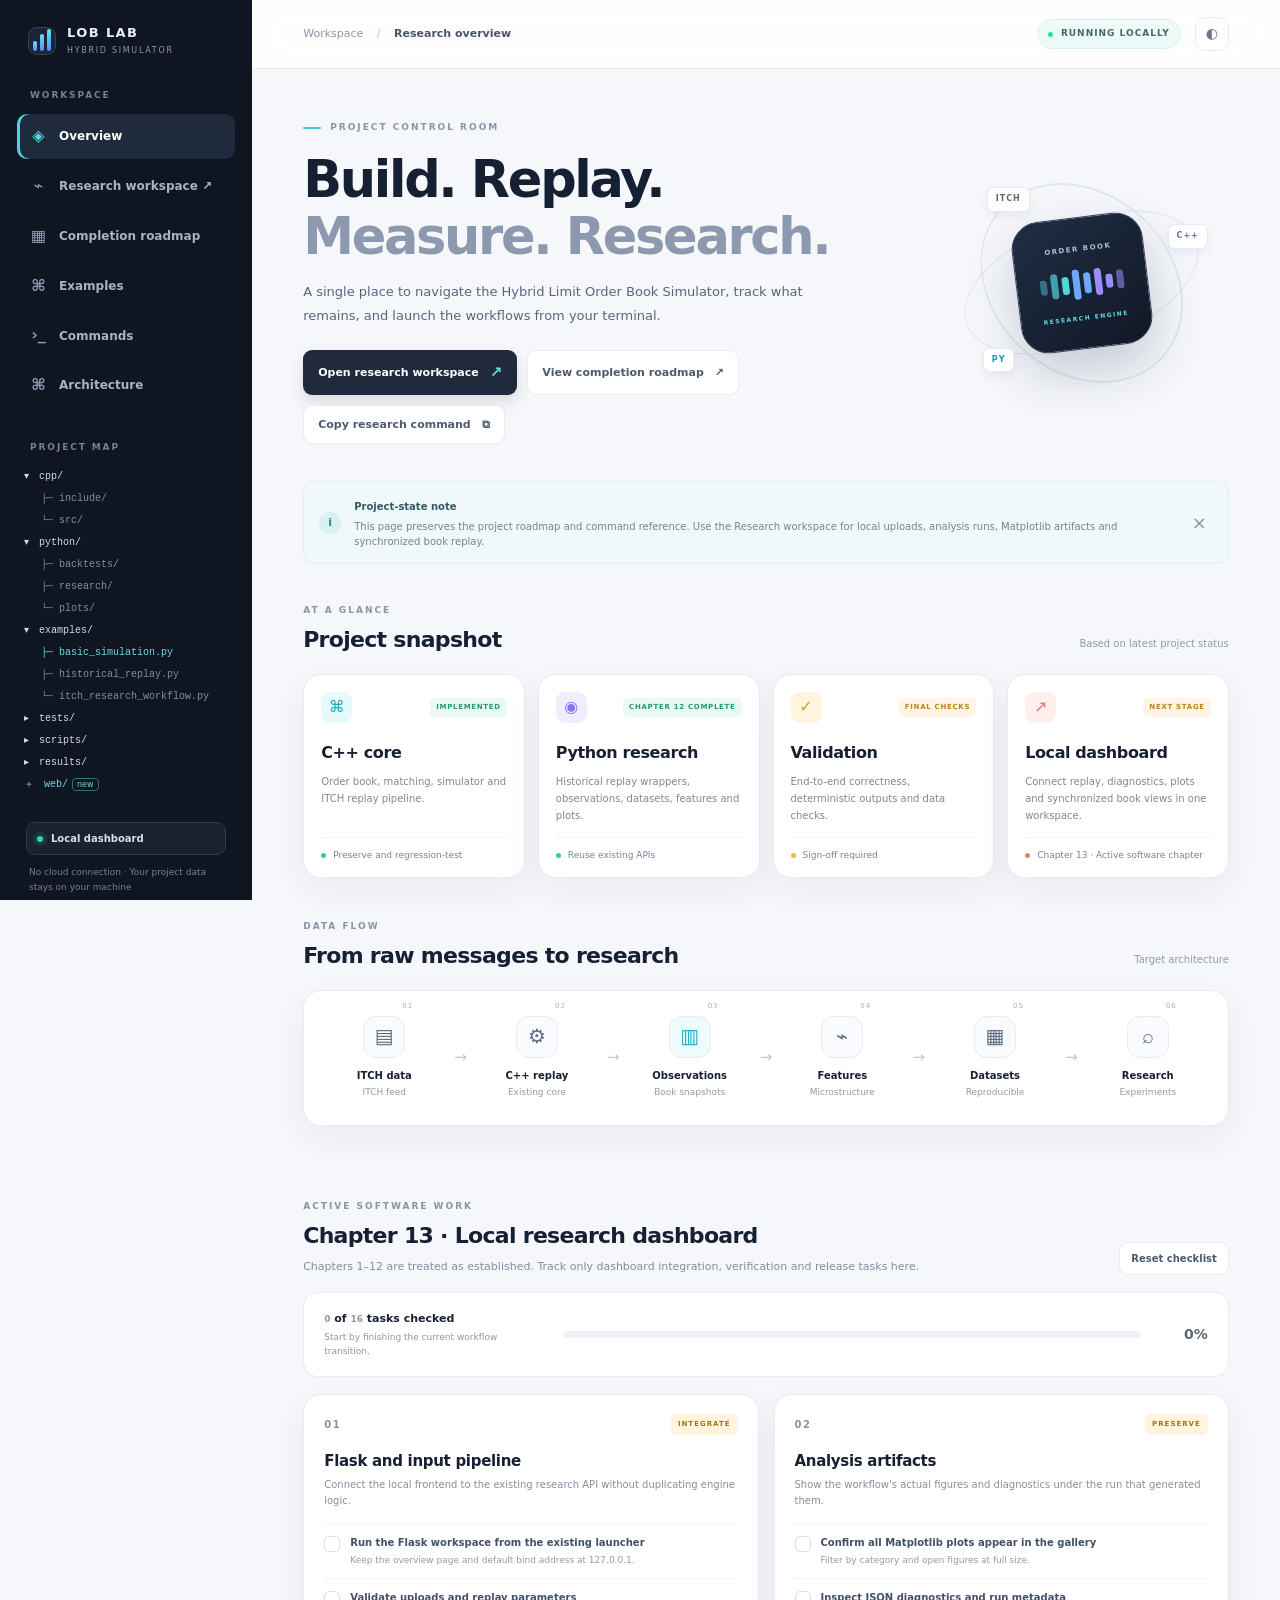
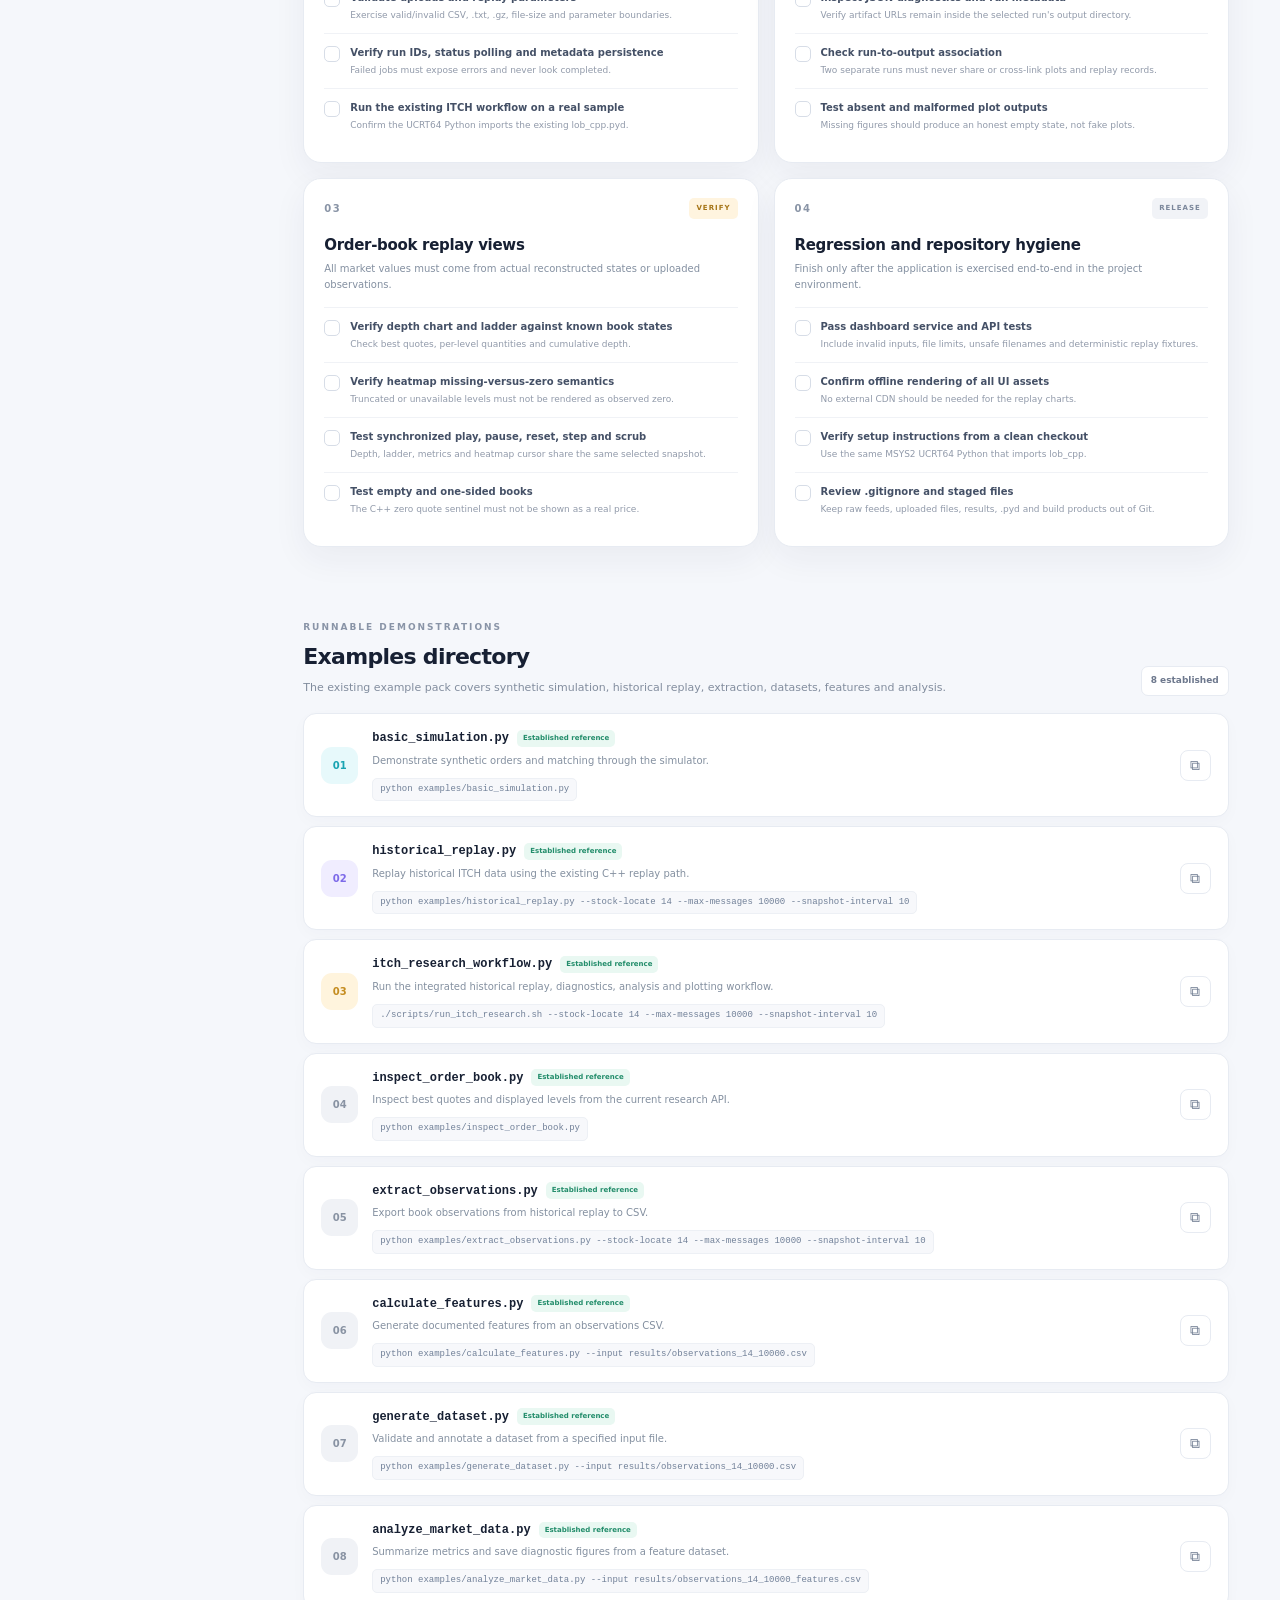
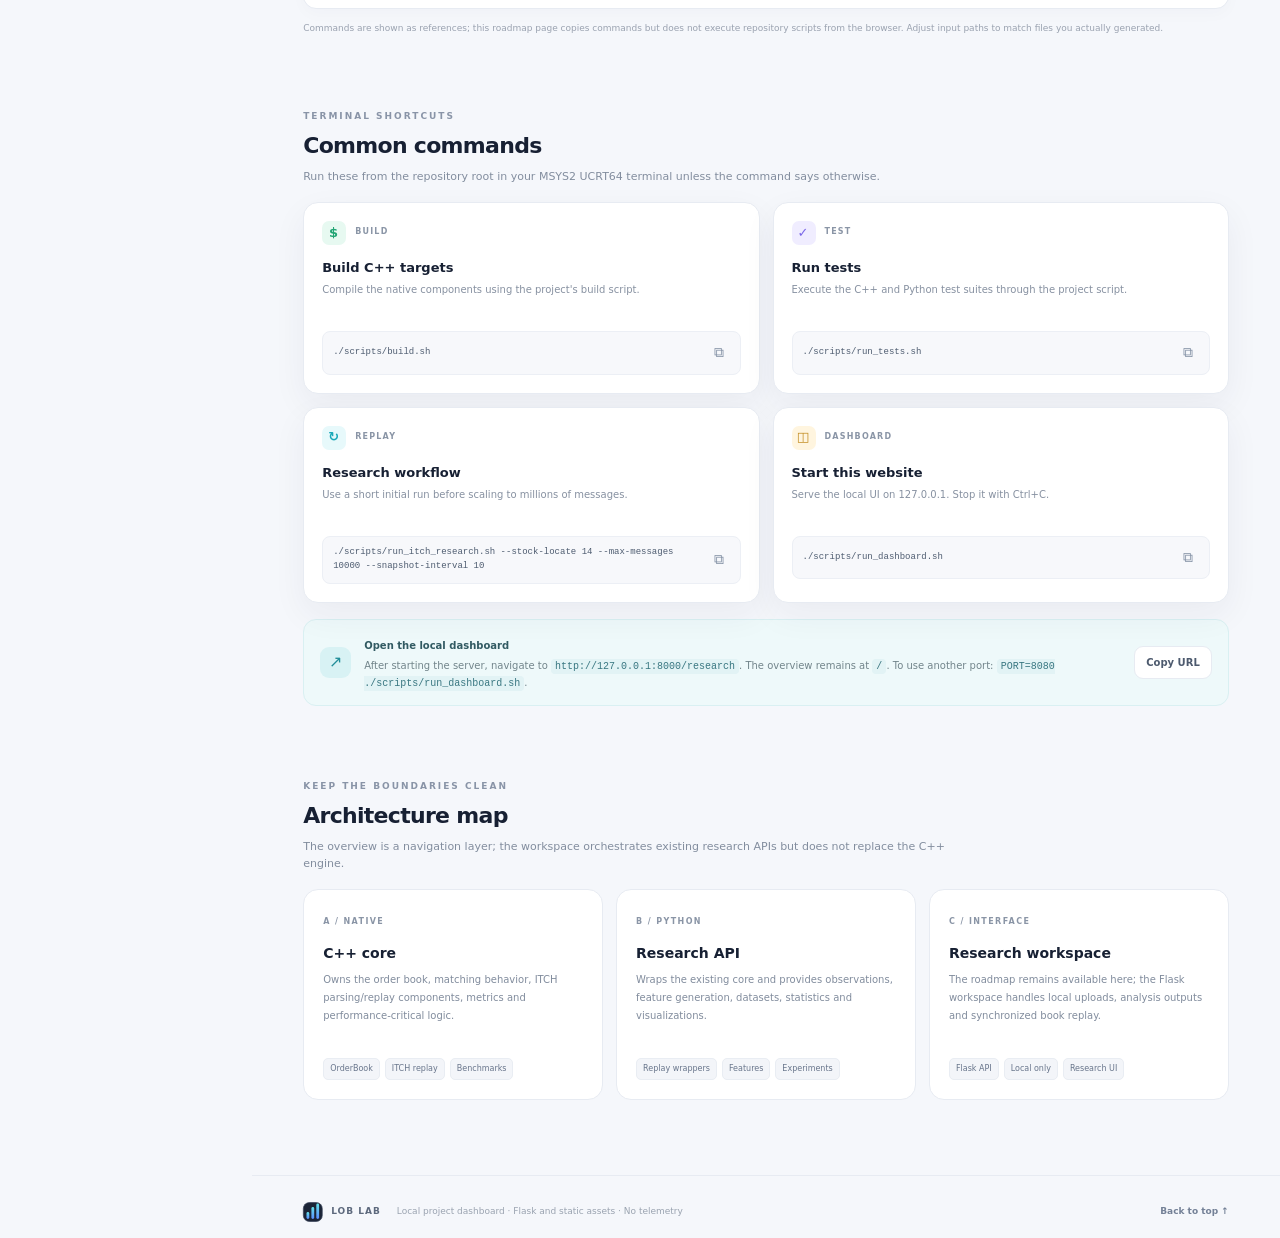
<file: web/index.html>
<!doctype html>
<html lang="en">
<head>
  <meta charset="utf-8" />
  <meta name="viewport" content="width=device-width, initial-scale=1" />
  <meta name="theme-color" content="#101522" />
  <title>Hybrid LOB Simulator · Research Dashboard</title>
  <link rel="stylesheet" href="styles.css" />
</head>
<body>
  <div class="app-shell">
    <aside class="sidebar" id="sidebar">
      <a class="brand" href="#overview" aria-label="Hybrid LOB Simulator overview">
        <span class="brand-mark"><span></span><span></span><span></span></span>
        <span class="brand-copy"><strong>LOB LAB</strong><small>HYBRID SIMULATOR</small></span>
      </a>

      <div class="side-label">WORKSPACE</div>
      <nav class="side-nav" aria-label="Main navigation">
        <a class="nav-link active" href="#overview"><span class="nav-icon">◈</span> Overview</a>
        <a class="nav-link" href="/research"><span class="nav-icon">⌁</span> Research workspace ↗</a>
        <a class="nav-link" href="#roadmap"><span class="nav-icon">▦</span> Completion roadmap</a>
        <a class="nav-link" href="#examples"><span class="nav-icon">⌘</span> Examples</a>
        <a class="nav-link" href="#commands"><span class="nav-icon">›_</span> Commands</a>
        <a class="nav-link" href="#architecture"><span class="nav-icon">⌘</span> Architecture</a>
      </nav>

      <div class="side-label repo-label">PROJECT MAP</div>
      <div class="file-tree" aria-label="Suggested project structure">
        <div class="tree-row folder">▾ <span>cpp/</span></div>
        <div class="tree-row child">├─ include/</div>
        <div class="tree-row child">└─ src/</div>
        <div class="tree-row folder">▾ <span>python/</span></div>
        <div class="tree-row child">├─ backtests/</div>
        <div class="tree-row child">├─ research/</div>
        <div class="tree-row child">└─ plots/</div>
        <div class="tree-row folder">▾ <span>examples/</span></div>
        <div class="tree-row child selected">├─ basic_simulation.py</div>
        <div class="tree-row child">├─ historical_replay.py</div>
        <div class="tree-row child">└─ itch_research_workflow.py</div>
        <div class="tree-row folder">▸ <span>tests/</span></div>
        <div class="tree-row folder">▸ <span>scripts/</span></div>
        <div class="tree-row folder">▸ <span>results/</span></div>
        <div class="tree-row folder new-folder">＋ <span>web/</span><em>new</em></div>
      </div>

      <div class="sidebar-bottom">
        <div class="local-pill"><span class="pulse-dot"></span> Local dashboard</div>
        <small>No cloud connection · Your project data stays on your machine</small>
      </div>
    </aside>

    <main class="main-content">
      <header class="topbar">
        <button class="mobile-menu" id="mobileMenu" aria-label="Toggle menu">☰</button>
        <div class="breadcrumbs">Workspace <span>/</span> <strong>Research overview</strong></div>
        <div class="topbar-right"><span class="local-chip"><span></span> RUNNING LOCALLY</span><button class="icon-button" id="themeToggle" title="Toggle theme" aria-label="Toggle theme">◐</button></div>
      </header>

      <section class="page-section" id="overview">
        <div class="hero-row">
          <div>
            <div class="eyebrow"><span class="eyebrow-line"></span> PROJECT CONTROL ROOM</div>
            <h1>Build. Replay.<br /><span>Measure. Research.</span></h1>
            <p class="hero-copy">A single place to navigate the Hybrid Limit Order Book Simulator, track what remains, and launch the workflows from your terminal.</p>
            <div class="hero-actions">
              <a class="button button-primary" href="/research">Open research workspace <span>↗</span></a>
              <a class="button button-secondary" href="#roadmap">View completion roadmap <span>↗</span></a>
              <button class="button button-secondary" data-copy="./scripts/run_itch_research.sh --stock-locate 14 --max-messages 10000 --snapshot-interval 10">Copy research command <span>⧉</span></button>
            </div>
          </div>
          <div class="hero-visual" aria-hidden="true">
            <div class="visual-ring ring-one"></div><div class="visual-ring ring-two"></div><div class="visual-ring ring-three"></div>
            <div class="visual-core"><span class="core-top">ORDER BOOK</span><div class="book-bars"><i></i><i></i><i></i><i></i><i></i><i></i><i></i><i></i></div><span class="core-bottom">RESEARCH ENGINE</span></div>
            <span class="visual-node node-a">ITCH</span><span class="visual-node node-b">C++</span><span class="visual-node node-c">PY</span>
          </div>
        </div>

        <div class="notice-strip"><span class="notice-icon">i</span><div><strong>Project-state note</strong><p>This page preserves the project roadmap and command reference. Use the Research workspace for local uploads, analysis runs, Matplotlib artifacts and synchronized book replay.</p></div><button class="text-button" id="dismissNotice" aria-label="Dismiss note">×</button></div>

        <div class="section-heading"><div><div class="eyebrow">AT A GLANCE</div><h2>Project snapshot</h2></div><span class="section-meta">Based on latest project status</span></div>
        <div class="stats-grid">
          <article class="stat-card"><div class="stat-top"><span class="stat-icon cyan">⌘</span><span class="mini-status done">IMPLEMENTED</span></div><strong class="stat-number">C++ core</strong><p>Order book, matching, simulator and ITCH replay pipeline.</p><div class="stat-foot"><span class="foot-dot green"></span> Preserve and regression-test</div></article>
          <article class="stat-card"><div class="stat-top"><span class="stat-icon purple">◉</span><span class="mini-status done">CHAPTER 12 COMPLETE</span></div><strong class="stat-number">Python research</strong><p>Historical replay wrappers, observations, datasets, features and plots.</p><div class="stat-foot"><span class="foot-dot green"></span> Reuse existing APIs</div></article>
          <article class="stat-card"><div class="stat-top"><span class="stat-icon amber">✓</span><span class="mini-status todo">FINAL CHECKS</span></div><strong class="stat-number">Validation</strong><p>End-to-end correctness, deterministic outputs and data checks.</p><div class="stat-foot"><span class="foot-dot amber-dot"></span> Sign-off required</div></article>
          <article class="stat-card"><div class="stat-top"><span class="stat-icon coral">↗</span><span class="mini-status todo">NEXT STAGE</span></div><strong class="stat-number">Local dashboard</strong><p>Connect replay, diagnostics, plots and synchronized book views in one workspace.</p><div class="stat-foot"><span class="foot-dot coral-dot"></span> Chapter 13 · Active software chapter</div></article>
        </div>

        <div class="section-heading pipeline-heading"><div><div class="eyebrow">DATA FLOW</div><h2>From raw messages to research</h2></div><span class="section-meta">Target architecture</span></div>
        <div class="pipeline-card">
          <div class="pipeline-step"><span class="step-index">01</span><div class="step-icon">▤</div><strong>ITCH data</strong><small>ITCH feed</small></div><span class="pipeline-arrow">→</span>
          <div class="pipeline-step"><span class="step-index">02</span><div class="step-icon">⚙</div><strong>C++ replay</strong><small>Existing core</small></div><span class="pipeline-arrow">→</span>
          <div class="pipeline-step"><span class="step-index">03</span><div class="step-icon">▥</div><strong>Observations</strong><small>Book snapshots</small></div><span class="pipeline-arrow">→</span>
          <div class="pipeline-step"><span class="step-index">04</span><div class="step-icon">⌁</div><strong>Features</strong><small>Microstructure</small></div><span class="pipeline-arrow">→</span>
          <div class="pipeline-step"><span class="step-index">05</span><div class="step-icon">▦</div><strong>Datasets</strong><small>Reproducible</small></div><span class="pipeline-arrow">→</span>
          <div class="pipeline-step"><span class="step-index">06</span><div class="step-icon">⌕</div><strong>Research</strong><small>Experiments</small></div>
        </div>
      </section>

      <section class="page-section" id="roadmap">
        <div class="section-heading"><div><div class="eyebrow">ACTIVE SOFTWARE WORK</div><h2>Chapter 13 · Local research dashboard</h2><p class="section-description">Chapters 1–12 are treated as established. Track only dashboard integration, verification and release tasks here.</p></div><button class="button button-secondary button-small" id="resetProgress">Reset checklist</button></div>
        <div class="progress-overview"><div class="progress-copy"><strong><span id="completedCount">0</span> of <span id="totalCount">0</span> tasks checked</strong><span id="progressLabel">Verify the Flask integration against the real UCRT64 checkout.</span></div><div class="progress-track"><span id="progressFill"></span></div><strong class="progress-percent" id="progressPercent">0%</strong></div>
        <div class="roadmap-grid" id="roadmapGrid">
          <article class="roadmap-card" data-phase="backend"><div class="roadmap-card-head"><span class="phase-number">01</span><span class="phase-state state-active">INTEGRATE</span></div><h3>Flask and input pipeline</h3><p>Connect the local frontend to the existing research API without duplicating engine logic.</p><div class="task-list">
            <label class="task"><input type="checkbox" data-task="dashboard-launch"><span><strong>Run the Flask workspace from the existing launcher</strong><small>Keep the overview page and default bind address at 127.0.0.1.</small></span></label>
            <label class="task"><input type="checkbox" data-task="dashboard-upload"><span><strong>Validate uploads and replay parameters</strong><small>Exercise valid/invalid CSV, .txt, .gz, file-size and parameter boundaries.</small></span></label>
            <label class="task"><input type="checkbox" data-task="dashboard-jobs"><span><strong>Verify run IDs, status polling and metadata persistence</strong><small>Failed jobs must expose errors and never look completed.</small></span></label>
            <label class="task"><input type="checkbox" data-task="dashboard-workflow"><span><strong>Run the existing ITCH workflow on a real sample</strong><small>Confirm the UCRT64 Python imports the existing lob_cpp.pyd.</small></span></label>
          </div></article>
          <article class="roadmap-card" data-phase="plots"><div class="roadmap-card-head"><span class="phase-number">02</span><span class="phase-state state-active">PRESERVE</span></div><h3>Analysis artifacts</h3><p>Show the workflow's actual figures and diagnostics under the run that generated them.</p><div class="task-list">
            <label class="task"><input type="checkbox" data-task="dashboard-gallery"><span><strong>Confirm all Matplotlib plots appear in the gallery</strong><small>Filter by category and open figures at full size.</small></span></label>
            <label class="task"><input type="checkbox" data-task="dashboard-artifacts"><span><strong>Inspect JSON diagnostics and run metadata</strong><small>Verify artifact URLs remain inside the selected run's output directory.</small></span></label>
            <label class="task"><input type="checkbox" data-task="dashboard-association"><span><strong>Check run-to-output association</strong><small>Two separate runs must never share or cross-link plots and replay records.</small></span></label>
            <label class="task"><input type="checkbox" data-task="dashboard-empty-gallery"><span><strong>Test absent and malformed plot outputs</strong><small>Missing figures should produce an honest empty state, not fake plots.</small></span></label>
          </div></article>
          <article class="roadmap-card" data-phase="replay"><div class="roadmap-card-head"><span class="phase-number">03</span><span class="phase-state state-active">VERIFY</span></div><h3>Order-book replay views</h3><p>All market values must come from actual reconstructed states or uploaded observations.</p><div class="task-list">
            <label class="task"><input type="checkbox" data-task="dashboard-depth"><span><strong>Verify depth chart and ladder against known book states</strong><small>Check best quotes, per-level quantities and cumulative depth.</small></span></label>
            <label class="task"><input type="checkbox" data-task="dashboard-heatmap"><span><strong>Verify heatmap missing-versus-zero semantics</strong><small>Truncated or unavailable levels must not be rendered as observed zero.</small></span></label>
            <label class="task"><input type="checkbox" data-task="dashboard-sync"><span><strong>Test synchronized play, pause, reset, step and scrub</strong><small>Depth, ladder, metrics and heatmap cursor share the same selected snapshot.</small></span></label>
            <label class="task"><input type="checkbox" data-task="dashboard-empty-book"><span><strong>Test empty and one-sided books</strong><small>The C++ zero quote sentinel must not be shown as a real price.</small></span></label>
          </div></article>
          <article class="roadmap-card" data-phase="release"><div class="roadmap-card-head"><span class="phase-number">04</span><span class="phase-state state-todo">RELEASE</span></div><h3>Regression and repository hygiene</h3><p>Finish only after the application is exercised end-to-end in the project environment.</p><div class="task-list">
            <label class="task"><input type="checkbox" data-task="dashboard-tests"><span><strong>Pass dashboard service and API tests</strong><small>Include invalid inputs, file limits, unsafe filenames and deterministic replay fixtures.</small></span></label>
            <label class="task"><input type="checkbox" data-task="dashboard-offline"><span><strong>Confirm offline rendering of all UI assets</strong><small>No external CDN should be needed for the replay charts.</small></span></label>
            <label class="task"><input type="checkbox" data-task="dashboard-docs"><span><strong>Verify setup instructions from a clean checkout</strong><small>Use the same MSYS2 UCRT64 Python that imports lob_cpp.</small></span></label>
            <label class="task"><input type="checkbox" data-task="dashboard-git"><span><strong>Review .gitignore and staged files</strong><small>Keep raw feeds, uploaded files, results, .pyd and build products out of Git.</small></span></label>
          </div></article>
        </div>
      </section>

      <section class="page-section" id="examples">
        <div class="section-heading"><div><div class="eyebrow">RUNNABLE DEMONSTRATIONS</div><h2>Examples directory</h2><p class="section-description">The existing example pack covers synthetic simulation, historical replay, extraction, datasets, features and analysis.</p></div><span class="count-chip">8 established</span></div>
        <div class="example-list">
          <article class="example-row"><div class="example-icon icon-cyan">01</div><div class="example-info"><div class="example-title-line"><h3>basic_simulation.py</h3><span class="file-status existing">Established reference</span></div><p>Demonstrate synthetic orders and matching through the simulator.</p><code>python examples/basic_simulation.py</code></div><button class="copy-button" data-copy="python examples/basic_simulation.py" title="Copy command">⧉</button></article>
          <article class="example-row"><div class="example-icon icon-purple">02</div><div class="example-info"><div class="example-title-line"><h3>historical_replay.py</h3><span class="file-status existing">Established reference</span></div><p>Replay historical ITCH data using the existing C++ replay path.</p><code>python examples/historical_replay.py --stock-locate 14 --max-messages 10000 --snapshot-interval 10</code></div><button class="copy-button" data-copy="python examples/historical_replay.py --stock-locate 14 --max-messages 10000 --snapshot-interval 10" title="Copy command">⧉</button></article>
          <article class="example-row"><div class="example-icon icon-amber">03</div><div class="example-info"><div class="example-title-line"><h3>itch_research_workflow.py</h3><span class="file-status existing">Established reference</span></div><p>Run the integrated historical replay, diagnostics, analysis and plotting workflow.</p><code>./scripts/run_itch_research.sh --stock-locate 14 --max-messages 10000 --snapshot-interval 10</code></div><button class="copy-button" data-copy="./scripts/run_itch_research.sh --stock-locate 14 --max-messages 10000 --snapshot-interval 10" title="Copy command">⧉</button></article>
          <article class="example-row"><div class="example-icon icon-muted">04</div><div class="example-info"><div class="example-title-line"><h3>inspect_order_book.py</h3><span class="file-status existing">Established reference</span></div><p>Inspect best quotes and displayed levels from the current research API.</p><code>python examples/inspect_order_book.py</code></div><button class="copy-button" data-copy="python examples/inspect_order_book.py" title="Copy command">⧉</button></article>
          <article class="example-row"><div class="example-icon icon-muted">05</div><div class="example-info"><div class="example-title-line"><h3>extract_observations.py</h3><span class="file-status existing">Established reference</span></div><p>Export book observations from historical replay to CSV.</p><code>python examples/extract_observations.py --stock-locate 14 --max-messages 10000 --snapshot-interval 10</code></div><button class="copy-button" data-copy="python examples/extract_observations.py --stock-locate 14 --max-messages 10000 --snapshot-interval 10" title="Copy command">⧉</button></article>
          <article class="example-row"><div class="example-icon icon-muted">06</div><div class="example-info"><div class="example-title-line"><h3>calculate_features.py</h3><span class="file-status existing">Established reference</span></div><p>Generate documented features from an observations CSV.</p><code>python examples/calculate_features.py --input results/observations_14_10000.csv</code></div><button class="copy-button" data-copy="python examples/calculate_features.py --input results/observations_14_10000.csv" title="Copy command">⧉</button></article>
          <article class="example-row"><div class="example-icon icon-muted">07</div><div class="example-info"><div class="example-title-line"><h3>generate_dataset.py</h3><span class="file-status existing">Established reference</span></div><p>Validate and annotate a dataset from a specified input file.</p><code>python examples/generate_dataset.py --input results/observations_14_10000.csv</code></div><button class="copy-button" data-copy="python examples/generate_dataset.py --input results/observations_14_10000.csv" title="Copy command">⧉</button></article>
          <article class="example-row"><div class="example-icon icon-muted">08</div><div class="example-info"><div class="example-title-line"><h3>analyze_market_data.py</h3><span class="file-status existing">Established reference</span></div><p>Summarize metrics and save diagnostic figures from a feature dataset.</p><code>python examples/analyze_market_data.py --input results/observations_14_10000_features.csv</code></div><button class="copy-button" data-copy="python examples/analyze_market_data.py --input results/observations_14_10000_features.csv" title="Copy command">⧉</button></article>
        </div>
        <p class="subtle-note">Commands are shown as references; this roadmap page copies commands but does not execute repository scripts from the browser. Adjust input paths to match files you actually generated.</p>
      </section>

      <section class="page-section" id="commands">
        <div class="section-heading"><div><div class="eyebrow">TERMINAL SHORTCUTS</div><h2>Common commands</h2><p class="section-description">Run these from the repository root in your MSYS2 UCRT64 terminal unless the command says otherwise.</p></div></div>
        <div class="command-grid">
          <article class="command-card"><div class="command-card-top"><span class="command-symbol green-symbol">$</span><span>BUILD</span></div><h3>Build C++ targets</h3><p>Compile the native components using the project's build script.</p><div class="command-code"><code>./scripts/build.sh</code><button data-copy="./scripts/build.sh" aria-label="Copy build command">⧉</button></div></article>
          <article class="command-card"><div class="command-card-top"><span class="command-symbol purple-symbol">✓</span><span>TEST</span></div><h3>Run tests</h3><p>Execute the C++ and Python test suites through the project script.</p><div class="command-code"><code>./scripts/run_tests.sh</code><button data-copy="./scripts/run_tests.sh" aria-label="Copy test command">⧉</button></div></article>
          <article class="command-card"><div class="command-card-top"><span class="command-symbol cyan-symbol">↻</span><span>REPLAY</span></div><h3>Research workflow</h3><p>Use a short initial run before scaling to millions of messages.</p><div class="command-code"><code>./scripts/run_itch_research.sh --stock-locate 14 --max-messages 10000 --snapshot-interval 10</code><button data-copy="./scripts/run_itch_research.sh --stock-locate 14 --max-messages 10000 --snapshot-interval 10" aria-label="Copy research command">⧉</button></div></article>
          <article class="command-card"><div class="command-card-top"><span class="command-symbol amber-symbol">◫</span><span>DASHBOARD</span></div><h3>Start this website</h3><p>Serve the local UI on 127.0.0.1. Stop it with Ctrl+C.</p><div class="command-code"><code>./scripts/run_dashboard.sh</code><button data-copy="./scripts/run_dashboard.sh" aria-label="Copy dashboard command">⧉</button></div></article>
        </div>
        <div class="server-info"><div class="server-icon">↗</div><div><strong>Open the local dashboard</strong><p>After starting the server, navigate to <code>http://127.0.0.1:8000/research</code>. The overview remains at <code>/</code>. To use another port: <code>PORT=8080 ./scripts/run_dashboard.sh</code>.</p></div><button class="button button-secondary button-small" data-copy="http://127.0.0.1:8000/research">Copy URL</button></div>
      </section>

      <section class="page-section" id="architecture">
        <div class="section-heading"><div><div class="eyebrow">KEEP THE BOUNDARIES CLEAN</div><h2>Architecture map</h2><p class="section-description">The overview is a navigation layer; the workspace orchestrates existing research APIs but does not replace the C++ engine.</p></div></div>
        <div class="architecture-grid">
          <article class="architecture-card"><span class="arch-index">A / NATIVE</span><h3>C++ core</h3><p>Owns the order book, matching behavior, ITCH parsing/replay components, metrics and performance-critical logic.</p><div class="arch-tags"><span>OrderBook</span><span>ITCH replay</span><span>Benchmarks</span></div></article>
          <article class="architecture-card"><span class="arch-index">B / PYTHON</span><h3>Research API</h3><p>Wraps the existing core and provides observations, feature generation, datasets, statistics and visualizations.</p><div class="arch-tags"><span>Replay wrappers</span><span>Features</span><span>Experiments</span></div></article>
          <article class="architecture-card"><span class="arch-index">C / INTERFACE</span><h3>Research workspace</h3><p>The roadmap remains available here; the Flask workspace handles local uploads, analysis outputs and synchronized book replay.</p><div class="arch-tags"><span>Flask API</span><span>Local only</span><span>Research UI</span></div></article>
        </div>
      </section>

      <footer class="footer"><div class="footer-brand"><span class="brand-mark small-mark"><span></span><span></span><span></span></span><strong>LOB LAB</strong></div><span>Local project dashboard · Flask and static assets · No telemetry</span><a href="#overview">Back to top ↑</a></footer>
    </main>
  </div>
  <div class="toast" id="toast" role="status" aria-live="polite">Copied to clipboard</div>
  <script src="app.js"></script>
</body>
</html>
</file>
<file: web/styles.css>
:root{--bg:#f5f7fb;--panel:#fff;--panel-soft:#f9fafc;--text:#172033;--muted:#7d8799;--muted-strong:#59657a;--line:#e7ebf2;--sidebar:#101522;--sidebar-muted:#8e98ac;--cyan:#26c6da;--purple:#8c78ff;--amber:#f5b942;--coral:#f17a76;--green:#39c99a;--shadow:0 12px 34px rgba(29,42,72,.055);--radius:18px}
*{box-sizing:border-box}html{scroll-behavior:smooth;scroll-padding-top:84px}body{margin:0;background:var(--bg);color:var(--text);font-family:Inter,ui-sans-serif,system-ui,-apple-system,BlinkMacSystemFont,"Segoe UI",sans-serif;font-size:14px;line-height:1.55;-webkit-font-smoothing:antialiased}a{color:inherit;text-decoration:none}button,input{font:inherit}button{cursor:pointer}.app-shell{min-height:100vh}.sidebar{position:fixed;inset:0 auto 0 0;width:252px;background:var(--sidebar);color:#e9edf7;padding:25px 17px 18px;display:flex;flex-direction:column;z-index:30;overflow-y:auto}.brand{display:flex;align-items:center;gap:11px;padding:0 11px 33px}.brand-mark{display:flex;align-items:flex-end;gap:3px;height:28px;width:28px;padding:3px 4px;border:1px solid #364056;border-radius:9px;background:#1b2436}.brand-mark span{width:4px;border-radius:3px;background:linear-gradient(180deg,#64e1e8,#5a8cff)}.brand-mark span:nth-child(1){height:10px}.brand-mark span:nth-child(2){height:17px}.brand-mark span:nth-child(3){height:22px}.brand-copy{display:flex;flex-direction:column;line-height:1.3;letter-spacing:1.4px}.brand-copy strong{font-size:13px;font-weight:800}.brand-copy small{font-size:8px;color:#8d98ae;letter-spacing:1.7px;margin-top:4px}.side-label{font-size:9px;font-weight:800;letter-spacing:1.9px;color:#758098;padding:0 13px 11px}.side-nav{display:grid;gap:5px}.nav-link{display:flex;align-items:center;gap:12px;padding:10px 13px;border-radius:10px;color:#aab3c4;font-size:12px;font-weight:600;transition:.2s}.nav-link:hover,.nav-link.active{background:#202a3d;color:#fff}.nav-link.active{box-shadow:inset 3px 0 #49d4df}.nav-icon{width:17px;text-align:center;color:#8d99b0;font-size:16px}.nav-link.active .nav-icon{color:#59d8e0}.repo-label{margin-top:33px}.file-tree{font-family:ui-monospace,SFMono-Regular,Consolas,monospace;font-size:10px;color:#9da8bc;line-height:2.2;padding:0 7px}.tree-row{white-space:nowrap;overflow:hidden;text-overflow:ellipsis}.tree-row.folder{color:#d3d9e7}.tree-row.folder span{margin-left:4px}.tree-row.child{padding-left:17px;color:#828da3}.tree-row.selected{color:#70dbe2}.new-folder{color:#70dbe2!important}.tree-row em{font-style:normal;font:8px system-ui;color:#73d9bf;border:1px solid #2e766a;padding:1px 4px;border-radius:4px;margin-left:4px}.sidebar-bottom{margin-top:auto;padding:26px 9px 0}.local-pill{display:flex;align-items:center;gap:8px;font-size:10px;font-weight:700;border:1px solid #30394a;background:#1a2232;padding:8px 10px;border-radius:9px;color:#d7e0ef}.pulse-dot,.local-chip span{display:inline-block;width:6px;height:6px;border-radius:50%;background:#36d6a4;box-shadow:0 0 0 4px rgba(54,214,164,.1)}.sidebar-bottom small{display:block;font-size:9px;color:#758198;line-height:1.6;margin:10px 3px 0}.main-content{margin-left:252px;min-width:0}.topbar{height:69px;position:sticky;top:0;z-index:20;background:rgba(255,255,255,.88);backdrop-filter:blur(15px);border-bottom:1px solid var(--line);display:flex;align-items:center;justify-content:space-between;padding:0 clamp(22px,4vw,54px)}.breadcrumbs{font-size:11px;color:#8b94a5}.breadcrumbs span{margin:0 10px;color:#c0c6d0}.breadcrumbs strong{color:#485368;font-weight:700}.topbar-right{display:flex;align-items:center;gap:14px}.local-chip{display:inline-flex;align-items:center;gap:8px;color:#4a6570;font-size:9px;font-weight:800;letter-spacing:1px;background:#eefaf7;padding:7px 10px;border:1px solid #d8f2e9;border-radius:20px}.local-chip span{width:5px;height:5px;box-shadow:none}.icon-button,.mobile-menu{height:34px;width:34px;border:1px solid var(--line);background:#fff;color:#6c778b;border-radius:10px}.mobile-menu{display:none}.page-section{max-width:1450px;margin:0 auto;padding:38px clamp(22px,4vw,54px) 10px}.hero-row{min-height:300px;display:flex;align-items:center;justify-content:space-between;gap:25px;padding:14px 0 25px}.eyebrow{font-size:9px;font-weight:850;letter-spacing:2px;color:#8994a7;display:flex;align-items:center;gap:9px}.eyebrow-line{width:18px;height:2px;background:#40c9d6;border-radius:4px}h1{font-size:clamp(34px,4vw,51px);line-height:1.11;letter-spacing:-2.3px;margin:17px 0 15px;font-weight:780}h1 span{color:#8d99ae}.hero-copy{max-width:560px;color:var(--muted-strong);font-size:13px;line-height:1.8;margin:0}.hero-actions{display:flex;flex-wrap:wrap;gap:10px;margin-top:23px}.button{display:inline-flex;align-items:center;justify-content:center;gap:11px;border:1px solid transparent;border-radius:9px;padding:10px 14px;font-size:11px;font-weight:750;transition:transform .15s,box-shadow .15s}.button:hover{transform:translateY(-1px)}.button-primary{background:#202a3c;color:#fff;box-shadow:0 7px 15px rgba(31,42,60,.13)}.button-primary span{font-size:15px;color:#66d8df}.button-secondary{background:var(--panel);border-color:var(--line);color:#4d5a6e}.button-small{padding:8px 11px;font-size:10px}.hero-visual{position:relative;flex:none;width:270px;height:245px;display:grid;place-items:center;margin-right:12px}.visual-ring{position:absolute;border:1px solid #dfe5ef;border-radius:50%;transform:rotate(-20deg)}.ring-one{width:245px;height:125px}.ring-two{width:220px;height:178px;transform:rotate(42deg)}.ring-three{width:179px;height:220px;transform:rotate(-46deg)}.visual-core{width:132px;height:132px;background:linear-gradient(145deg,#202d43,#111827);border:1px solid #34415b;border-radius:28px;box-shadow:0 22px 50px rgba(20,32,53,.2);z-index:1;display:flex;flex-direction:column;align-items:center;justify-content:center;gap:13px;transform:rotate(-7deg)}.core-top,.core-bottom{font-size:7px;letter-spacing:1.5px;color:#a9bed4;font-weight:800}.core-bottom{font-size:6px;color:#61dbe1}.book-bars{display:flex;align-items:center;gap:4px;height:32px}.book-bars i{display:block;width:7px;border-radius:3px;background:#50d5de}.book-bars i:nth-child(1){height:15px;opacity:.45}.book-bars i:nth-child(2){height:25px;opacity:.7}.book-bars i:nth-child(3){height:18px}.book-bars i:nth-child(4){height:30px;background:#6da8ff}.book-bars i:nth-child(5){height:21px;background:#6da8ff}.book-bars i:nth-child(6){height:27px;background:#9b8cff}.book-bars i:nth-child(7){height:14px;background:#9b8cff}.book-bars i:nth-child(8){height:19px;background:#9b8cff;opacity:.55}.visual-node{position:absolute;z-index:2;padding:5px 8px;background:#fff;border:1px solid #e6ebf2;border-radius:7px;box-shadow:0 4px 10px #1d2a4810;font-size:8px;font-weight:850;letter-spacing:1px;color:#5a687d}.node-a{top:27px;left:40px}.node-b{right:9px;top:64px;color:#6e65ca}.node-c{bottom:33px;left:36px;color:#129caa}.notice-strip{display:flex;align-items:center;gap:13px;padding:13px 15px;background:#f0f8fa;border:1px solid #dceff2;border-radius:12px;margin:12px 0 40px}.notice-icon{flex:none;width:22px;height:22px;display:grid;place-items:center;border-radius:50%;background:#d9f0f3;color:#238f9a;font-weight:800;font-size:11px}.notice-strip strong{font-size:10px;color:#315a63}.notice-strip p{margin:2px 0 0;color:#71858c;font-size:10px}.text-button{margin-left:auto;background:none;border:0;color:#7e9ba0;font-size:18px}.section-heading{display:flex;align-items:flex-end;justify-content:space-between;gap:18px;margin-bottom:17px}.section-heading h2{font-size:22px;letter-spacing:-.7px;margin:5px 0 0;font-weight:760}.section-meta{font-size:10px;color:#9099a8;padding-bottom:5px}.stats-grid{display:grid;grid-template-columns:repeat(4,minmax(0,1fr));gap:13px}.stat-card{min-width:0;background:var(--panel);border:1px solid var(--line);border-radius:var(--radius);padding:17px 17px 14px;box-shadow:var(--shadow)}.stat-top{display:flex;align-items:center;justify-content:space-between;gap:6px;margin-bottom:18px}.stat-icon{display:grid;place-items:center;width:31px;height:31px;border-radius:9px;font-size:16px}.cyan{background:#e6f9fb;color:#20a9b9}.purple{background:#f0edff;color:#8875f0}.amber{background:#fff5df;color:#d99b20}.coral{background:#fff0ee;color:#e8756a}.mini-status{font-size:7px;font-weight:850;letter-spacing:.7px;padding:4px 6px;border-radius:5px;white-space:nowrap}.mini-status.done{background:#e9f9f3;color:#25996f}.mini-status.active{background:#f0edff;color:#7666d9}.mini-status.todo{background:#fff5e4;color:#bd831b}.stat-number{display:block;font-size:16px;letter-spacing:-.4px}.stat-card p{min-height:52px;color:#7d8797;font-size:10px;line-height:1.7;margin:7px 0 12px}.stat-foot{display:flex;align-items:center;gap:7px;border-top:1px solid #f0f2f6;padding-top:11px;font-size:9px;color:#778397}.foot-dot{width:5px;height:5px;border-radius:50%}.green{background:var(--green)}.purple-dot{background:var(--purple)}.amber-dot{background:var(--amber)}.coral-dot{background:var(--coral)}.pipeline-heading{margin-top:42px}.pipeline-card{display:flex;align-items:center;justify-content:space-around;gap:8px;padding:25px 18px;background:var(--panel);border:1px solid var(--line);border-radius:var(--radius);box-shadow:var(--shadow)}.pipeline-step{flex:1;display:flex;flex-direction:column;align-items:center;text-align:center;min-width:0;position:relative}.step-index{position:absolute;top:-15px;left:calc(50% + 18px);font-size:7px;letter-spacing:1px;color:#a6aebe}.step-icon{width:42px;height:42px;border:1px solid #e7ebf3;border-radius:13px;display:grid;place-items:center;font-size:20px;color:#5c6b83;background:#fafbfe;margin-bottom:10px}.pipeline-step:nth-of-type(3) .step-icon{color:#20afbd;background:#edfbfc}.pipeline-step strong{font-size:10px}.pipeline-step small{font-size:9px;color:#919aaa;margin-top:3px}.pipeline-arrow{color:#c1c9d6;font-size:15px}.page-section#roadmap,.page-section#examples,.page-section#commands,.page-section#architecture{padding-top:64px}.section-description{color:#828d9e;font-size:11px;margin:5px 0 0;max-width:650px}.progress-overview{display:grid;grid-template-columns:minmax(220px,1fr) minmax(180px,2.7fr) 48px;align-items:center;gap:19px;padding:17px 20px;background:#fff;border:1px solid var(--line);border-radius:14px;margin-bottom:17px}.progress-copy{display:flex;flex-direction:column;gap:4px}.progress-copy strong{font-size:11px}.progress-copy span{font-size:9px;color:#8d97a8}.progress-track{height:7px;background:#edf0f5;border-radius:10px;overflow:hidden}.progress-track span{display:block;width:0;height:100%;background:linear-gradient(90deg,#29c6d5,#8d7bf5);border-radius:10px;transition:width .3s}.progress-percent{text-align:right;font-size:14px;color:#59677c}.roadmap-grid{display:grid;grid-template-columns:repeat(2,minmax(0,1fr));gap:15px}.roadmap-card{background:#fff;border:1px solid var(--line);border-radius:var(--radius);padding:19px 20px;box-shadow:var(--shadow);min-width:0}.roadmap-card-head{display:flex;align-items:center;justify-content:space-between}.phase-number{font-size:10px;font-weight:850;color:#8994a6;letter-spacing:1.5px}.phase-state{font-size:7px;font-weight:850;letter-spacing:1px;padding:5px 7px;border-radius:5px}.state-active{color:#a57416;background:#fff4df}.state-todo{color:#7b879b;background:#f1f3f7}.roadmap-card h3{font-size:15px;letter-spacing:-.3px;margin:15px 0 4px}.roadmap-card>p{color:#8490a1;font-size:10px;margin:0 0 15px}.task-list{display:grid;gap:0}.task{display:flex;gap:10px;align-items:flex-start;padding:11px 0;border-top:1px solid #f0f2f6;cursor:pointer}.task input{appearance:none;flex:none;width:16px;height:16px;border:1.5px solid #d7dde7;border-radius:5px;margin:1px 0 0;display:grid;place-items:center;background:#fff;cursor:pointer}.task input:checked{background:#29bfa7;border-color:#29bfa7}.task input:checked:after{content:'✓';font-size:11px;font-weight:900;color:#fff}.task>span{display:flex;flex-direction:column;gap:3px;min-width:0}.task strong{font-size:10px;font-weight:700;color:#445066}.task small{font-size:9px;color:#919aaa;line-height:1.5}.task:has(input:checked) strong{text-decoration:line-through;color:#9aa3b1}.roadmap-card.all-done{border-color:#bcece0}.count-chip{font-size:9px;font-weight:800;color:#6d788d;padding:7px 9px;background:#fff;border:1px solid var(--line);border-radius:7px;white-space:nowrap}.example-list{display:grid;gap:9px}.example-row{display:flex;align-items:center;gap:14px;padding:15px 17px;border:1px solid var(--line);background:#fff;border-radius:13px;box-shadow:0 5px 16px rgba(29,42,72,.025)}.example-icon{width:37px;height:37px;flex:none;display:grid;place-items:center;border-radius:11px;font-size:10px;font-weight:850}.icon-cyan{background:#e7f9fb;color:#1aa4b2}.icon-purple{background:#f0edff;color:#7d6ae9}.icon-amber{background:#fff4dd;color:#c58d21}.icon-muted{background:#f0f2f6;color:#8993a3}.example-info{min-width:0;flex:1}.example-title-line{display:flex;align-items:center;flex-wrap:wrap;gap:8px}.example-title-line h3{font-size:12px;font-family:ui-monospace,SFMono-Regular,Consolas,monospace;margin:0;font-weight:750}.file-status{font-size:7px;font-weight:800;padding:3px 6px;border-radius:5px}.file-status.existing{background:#e9f8f2;color:#238d6b}.file-status.planned{background:#f1f2f6;color:#8791a1}.example-info p{font-size:10px;color:#8490a0;margin:5px 0 7px}.example-info>code{display:inline-block;max-width:100%;font-size:9px;color:#718098;background:#f7f8fb;border:1px solid #edf0f5;padding:4px 7px;border-radius:5px;overflow-wrap:anywhere}.copy-button{flex:none;border:1px solid var(--line);background:#fff;color:#6e7b90;width:31px;height:31px;border-radius:8px}.copy-button:hover,.command-code button:hover{background:#f0fbfc;color:#159dab;border-color:#d7f1f3}.subtle-note{font-size:9px;color:#9aa2b0;margin:13px 0 0}.command-grid{display:grid;grid-template-columns:repeat(2,minmax(0,1fr));gap:13px}.command-card{background:#fff;border:1px solid var(--line);border-radius:15px;padding:18px;min-width:0;box-shadow:var(--shadow)}.command-card-top{display:flex;align-items:center;gap:9px;color:#8a95a6;font-size:8px;font-weight:850;letter-spacing:1.2px}.command-symbol{width:24px;height:24px;border-radius:7px;display:grid;place-items:center;font-size:13px}.green-symbol{background:#e7f9f1;color:#22a574}.purple-symbol{background:#f0edff;color:#7b68e8}.cyan-symbol{background:#e7f9fb;color:#1ba9b9}.amber-symbol{background:#fff5df;color:#c28c21}.command-card h3{font-size:13px;margin:13px 0 4px}.command-card p{min-height:35px;color:#8791a1;font-size:10px;line-height:1.6;margin:0 0 14px}.command-code{display:flex;align-items:center;justify-content:space-between;gap:8px;padding:9px 10px;background:#f7f8fb;border:1px solid #eceff5;border-radius:8px}.command-code code{font-size:9px;font-family:ui-monospace,SFMono-Regular,Consolas,monospace;overflow-wrap:anywhere;color:#4e5c70}.command-code button{flex:none;border:0;background:transparent;color:#8290a4;font-size:14px}.server-info{display:flex;align-items:center;gap:13px;margin-top:16px;padding:14px 16px;background:#eef9fa;border:1px solid #d9f0f2;border-radius:13px}.server-icon{width:31px;height:31px;display:grid;place-items:center;background:#d8f2f4;color:#218e99;border-radius:9px;font-size:16px}.server-info>div:nth-child(2){flex:1}.server-info strong{font-size:10px;color:#315a62}.server-info p{margin:3px 0 0;font-size:10px;color:#72858b}.server-info code{color:#397781;background:#e2f3f5;padding:2px 4px;border-radius:4px}.architecture-grid{display:grid;grid-template-columns:repeat(3,minmax(0,1fr));gap:13px}.architecture-card{padding:19px;border:1px solid var(--line);border-radius:15px;background:#fff}.arch-index{font-size:8px;font-weight:850;letter-spacing:1.4px;color:#8a95a6}.architecture-card h3{font-size:14px;margin:12px 0 6px}.architecture-card p{font-size:10px;line-height:1.8;color:#818c9d;min-height:72px;margin:0 0 15px}.arch-tags{display:flex;flex-wrap:wrap;gap:5px}.arch-tags span{background:#f3f5f9;border:1px solid #e9edf3;border-radius:5px;padding:4px 6px;color:#68758b;font-size:8px}.footer{max-width:1450px;margin:65px auto 0;padding:22px clamp(22px,4vw,54px);border-top:1px solid var(--line);display:flex;align-items:center;gap:16px;color:#9aa3b0;font-size:9px}.footer-brand{display:flex;align-items:center;gap:7px;color:#5d697d;font-size:9px;letter-spacing:1px}.small-mark{transform:scale(.7);transform-origin:left center;margin-right:-7px}.footer>span{flex:1}.footer>a{color:#748197;font-weight:700}.toast{position:fixed;left:50%;bottom:25px;transform:translate(-50%,15px);opacity:0;pointer-events:none;padding:10px 15px;border-radius:9px;background:#182237;color:#fff;font-size:11px;box-shadow:0 8px 25px #10152225;transition:.2s;z-index:99}.toast.show{opacity:1;transform:translate(-50%,0)}body.dark{--bg:#0e1420;--panel:#151e2d;--panel-soft:#192334;--text:#e6ebf5;--muted:#8d98ab;--muted-strong:#a6b0c2;--line:#263247;--shadow:0 12px 34px rgba(0,0,0,.12)}body.dark .topbar{background:rgba(18,26,39,.91)}body.dark .breadcrumbs strong,body.dark .stat-number,body.dark .roadmap-card h3,body.dark .example-title-line h3,body.dark .command-card h3,body.dark .architecture-card h3{color:#e3eaf5}body.dark .stat-card,body.dark .roadmap-card,body.dark .progress-overview,body.dark .example-row,body.dark .command-card,body.dark .architecture-card,body.dark .count-chip,body.dark .button-secondary,body.dark .icon-button,body.dark .copy-button{background:var(--panel);border-color:var(--line);color:#c9d2e2}body.dark .notice-strip,body.dark .server-info{background:#142a35;border-color:#25424d}body.dark .notice-strip strong,body.dark .server-info strong{color:#bce6e8}body.dark .notice-strip p,body.dark .server-info p{color:#91aab1}body.dark .pipeline-card{background:var(--panel);border-color:var(--line)}body.dark .step-icon{background:#1b2738;border-color:#2c3a4f;color:#b0c0d8}body.dark .task{border-color:#263247}body.dark .task strong{color:#cbd5e4}body.dark .task small,body.dark .example-info p,body.dark .command-card p,body.dark .architecture-card p{color:#909db2}body.dark .command-code,body.dark .example-info>code{background:#101827;border-color:#273347;color:#b3c0d4}body.dark .arch-tags span{background:#202b3e;border-color:#2e3b50;color:#acbad0}body.dark .footer{border-color:var(--line)}
@media(max-width:1200px){.stats-grid{grid-template-columns:repeat(2,minmax(0,1fr))}.hero-visual{width:220px;transform:scale(.9);transform-origin:center right;margin-left:-20px}.pipeline-card{gap:5px;padding:22px 10px}.pipeline-step strong{font-size:9px}.pipeline-step small{font-size:8px}}
@media(max-width:900px){.sidebar{transform:translateX(-100%);transition:transform .23s ease;box-shadow:12px 0 30px #0b12201a}.sidebar.open{transform:translateX(0)}.main-content{margin-left:0}.mobile-menu{display:inline-grid;place-items:center;margin-right:12px}.topbar{justify-content:flex-start}.breadcrumbs{flex:1}.topbar-right{margin-left:auto}.hero-visual{width:190px;transform:scale(.8);margin-left:-50px}.roadmap-grid{grid-template-columns:1fr}.architecture-grid{grid-template-columns:1fr}.architecture-card p{min-height:0}.page-section#roadmap,.page-section#examples,.page-section#commands,.page-section#architecture{padding-top:48px}}
@media(max-width:650px){.topbar{height:59px;padding:0 16px}.breadcrumbs{font-size:10px}.topbar-right{gap:7px}.local-chip{font-size:0;padding:9px}.local-chip span{width:6px;height:6px}.page-section{padding:25px 16px 8px}.hero-row{padding-top:10px;min-height:0}.hero-visual{display:none}h1{font-size:38px;letter-spacing:-1.8px}.hero-copy{font-size:12px}.hero-actions .button{font-size:10px}.notice-strip{align-items:flex-start;margin-bottom:31px}.notice-strip p{line-height:1.7}.section-heading{align-items:flex-start}.section-heading h2{font-size:20px}.section-meta{display:none}.stats-grid{grid-template-columns:1fr 1fr;gap:9px}.stat-card{padding:13px}.stat-top{align-items:flex-start;flex-direction:column;margin-bottom:12px}.stat-number{font-size:14px}.stat-card p{min-height:72px;font-size:9px}.stat-foot{font-size:8px}.pipeline-card{display:grid;grid-template-columns:1fr 1fr;gap:14px;padding:20px}.pipeline-arrow{display:none}.pipeline-step{padding:5px}.progress-overview{grid-template-columns:1fr 44px;gap:12px;padding:14px}.progress-track{grid-column:1/2;grid-row:2}.progress-percent{grid-column:2;grid-row:1/3}.progress-copy span{line-height:1.5}.roadmap-card{padding:15px}.task strong{font-size:9px}.task small{font-size:8px}.example-row{padding:12px;gap:10px}.example-icon{width:31px;height:31px}.example-title-line h3{font-size:10px;overflow-wrap:anywhere}.example-info p{font-size:9px}.example-info>code{font-size:8px}.copy-button{width:29px;height:29px}.command-grid{grid-template-columns:1fr}.command-card p{min-height:0}.server-info{align-items:flex-start;flex-wrap:wrap}.server-info>div:nth-child(2){min-width:calc(100% - 55px)}.server-info .button{margin-left:44px}.footer{padding:19px 16px;flex-wrap:wrap;gap:9px}.footer>span{flex-basis:100%;order:3}.footer>a{margin-left:auto}.count-chip{font-size:8px}.page-section#roadmap,.page-section#examples,.page-section#commands,.page-section#architecture{padding-top:43px}}
</file>
